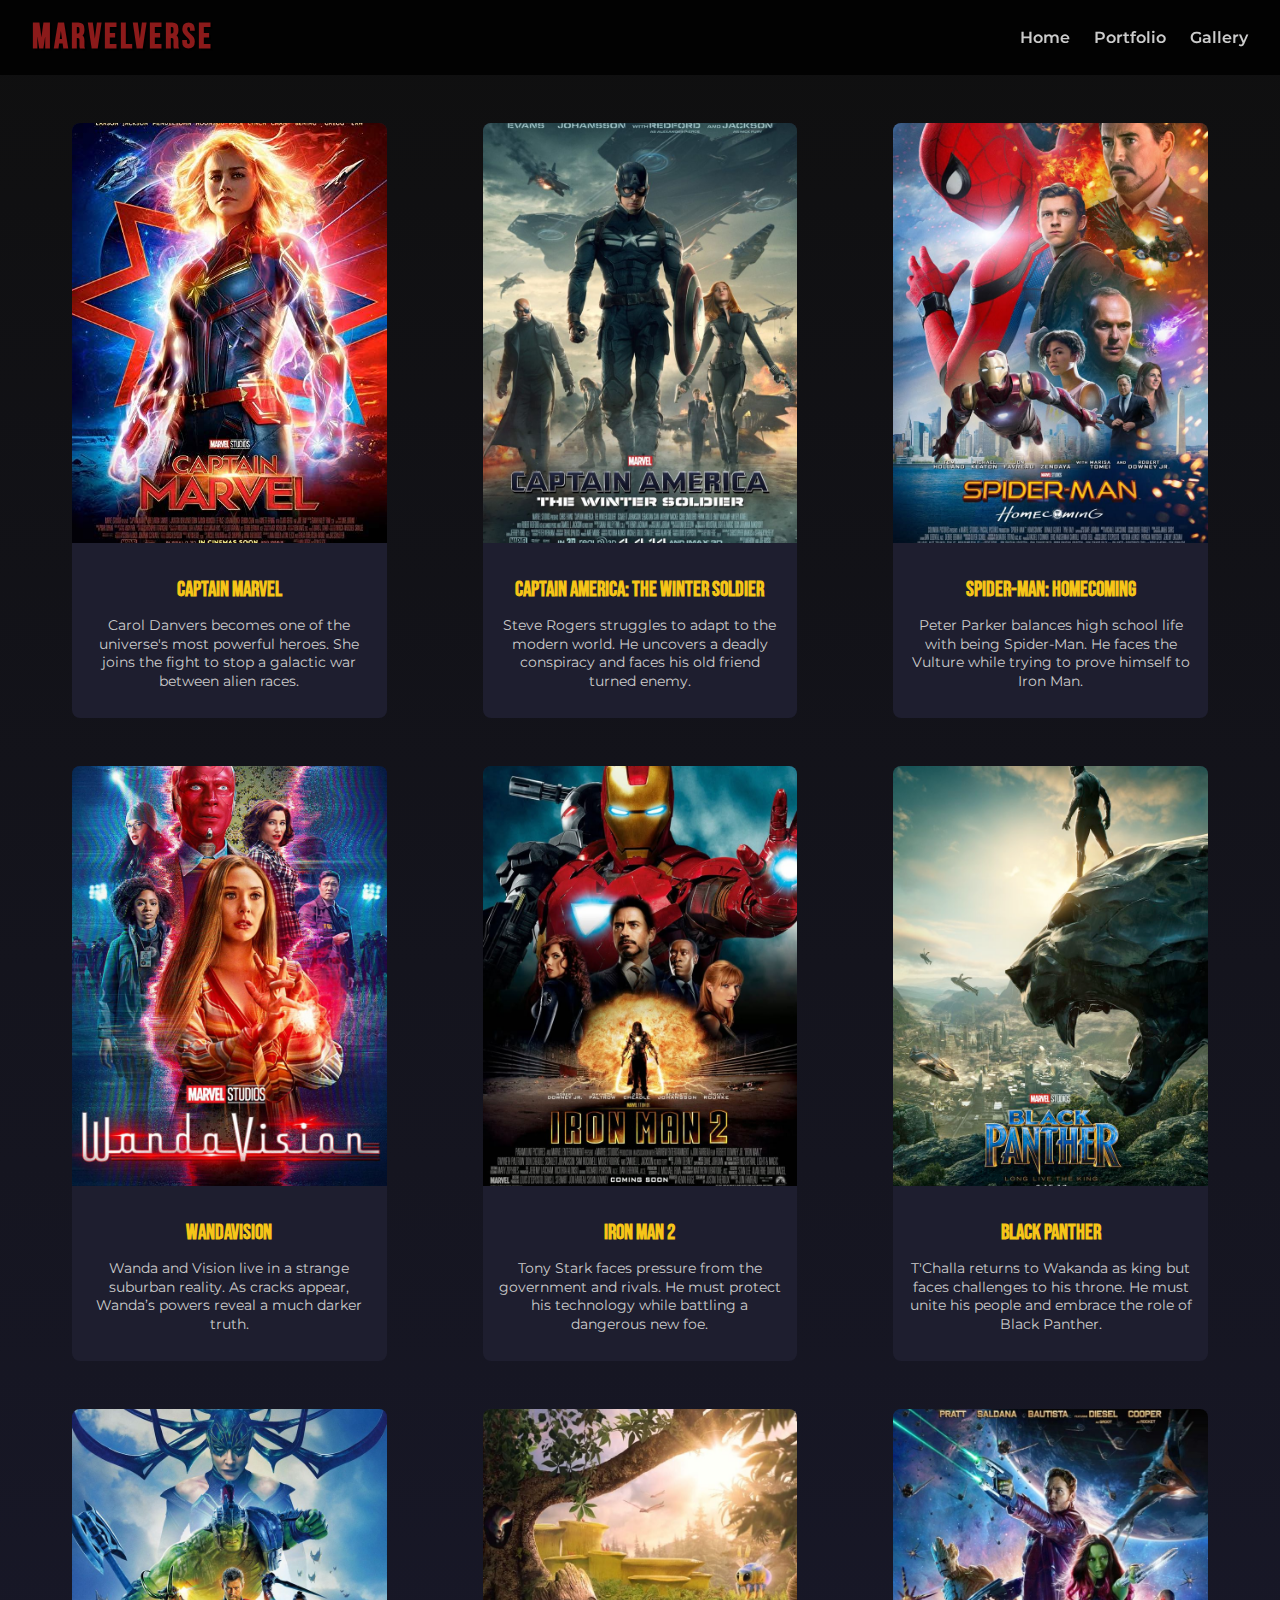
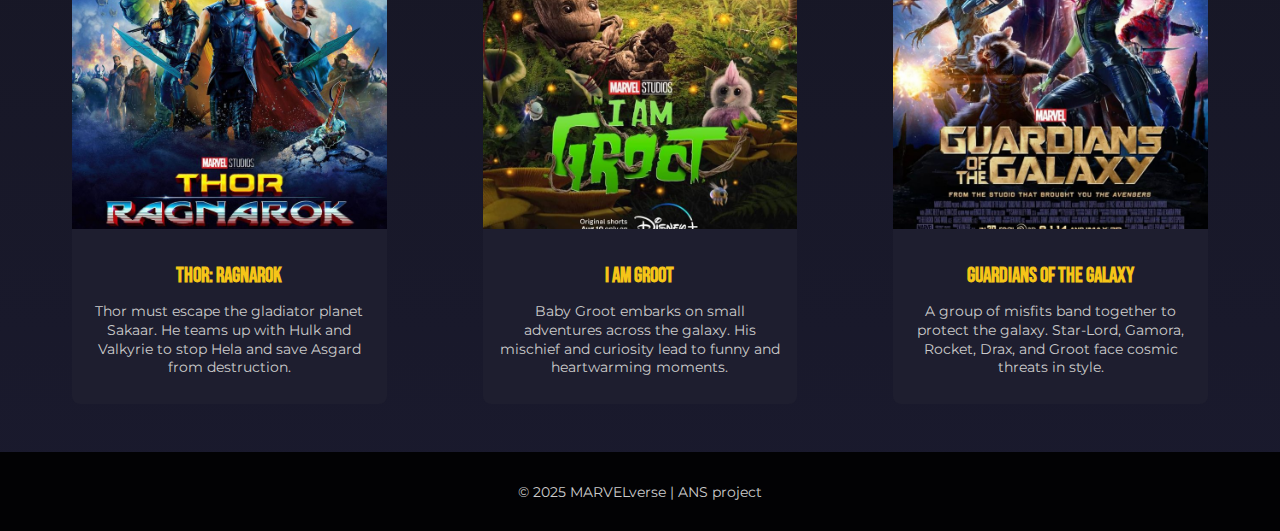
<file: gallery.html>
<!DOCTYPE html>
<html lang="en">
<head>
  <meta charset="utf-8" />
  <meta name="viewport" content="width=device-width,initial-scale=1" />
  <title>MARVELverse - Gallery</title>
  <link rel="stylesheet" href="css/styles.css">
  <link href="https://fonts.googleapis.com/css2?family=Bebas+Neue&family=Montserrat:wght@400;600&display=swap" rel="stylesheet">
</head>
<body>
  <!-- Header -->
  <header class="site-header">
    <div class="logo">MARVELverse</div>
    <nav class="main-nav">
      <a href="index.html">Home</a>
      <a href="portfolio.html">Portfolio</a>
      <a href="gallery.html">Gallery</a>
    </nav>
  </header>

  <main>
    <section class="gallery">
      <!-- 1 -->
      <figure>
        <img src="movie1.jpg" alt="Captain Marvel">
        <figcaption>
          <h3>Captain Marvel</h3>
          <p>Carol Danvers becomes one of the universe's most powerful heroes. She joins the fight to stop a galactic war between alien races.</p>
        </figcaption>
      </figure>

      <!-- 2 -->
      <figure>
        <img src="movie2.jpg" alt="Captain America: The Winter Soldier">
        <figcaption>
          <h3>Captain America: The Winter Soldier</h3>
          <p>Steve Rogers struggles to adapt to the modern world. He uncovers a deadly conspiracy and faces his old friend turned enemy.</p>
        </figcaption>
      </figure>

      <!-- 3 -->
      <figure>
        <img src="movie3.jpg" alt="Spider-Man: Homecoming">
        <figcaption>
          <h3>Spider-Man: Homecoming</h3>
          <p>Peter Parker balances high school life with being Spider-Man. He faces the Vulture while trying to prove himself to Iron Man.</p>
        </figcaption>
      </figure>

      <!-- 4 -->
      <figure>
        <img src="movie4.jpg" alt="WandaVision">
        <figcaption>
          <h3>WandaVision</h3>
          <p>Wanda and Vision live in a strange suburban reality. As cracks appear, Wanda’s powers reveal a much darker truth.</p>
        </figcaption>
      </figure>

      <!-- 5 -->
      <figure>
        <img src="movie5.jpg" alt="Iron Man 2">
        <figcaption>
          <h3>Iron Man 2</h3>
          <p>Tony Stark faces pressure from the government and rivals. He must protect his technology while battling a dangerous new foe.</p>
        </figcaption>
      </figure>

      <!-- 6 -->
      <figure>
        <img src="movie6.jpg" alt="Black Panther">
        <figcaption>
          <h3>Black Panther</h3>
          <p>T'Challa returns to Wakanda as king but faces challenges to his throne. He must unite his people and embrace the role of Black Panther.</p>
        </figcaption>
      </figure>

      <!-- 7 -->
      <figure>
        <img src="movie7.jpg" alt="Thor: Ragnarok">
        <figcaption>
          <h3>Thor: Ragnarok</h3>
          <p>Thor must escape the gladiator planet Sakaar. He teams up with Hulk and Valkyrie to stop Hela and save Asgard from destruction.</p>
        </figcaption>
      </figure>

      <!-- 8 -->
      <figure>
        <img src="movie8.jpg" alt="I Am Groot">
        <figcaption>
          <h3>I Am Groot</h3>
          <p>Baby Groot embarks on small adventures across the galaxy. His mischief and curiosity lead to funny and heartwarming moments.</p>
        </figcaption>
      </figure>

      <!-- 9 -->
      <figure>
        <img src="movie9.jpg" alt="Guardians of the Galaxy">
        <figcaption>
          <h3>Guardians of the Galaxy</h3>
          <p>A group of misfits band together to protect the galaxy. Star-Lord, Gamora, Rocket, Drax, and Groot face cosmic threats in style.</p>
        </figcaption>
      </figure>
    </section>
  </main>

  <footer class="site-footer">
    <p>© 2025 MARVELverse | ANS project</p>
  </footer>
</body>
</html>
</file>
<file: css/styles.css>
:root {
  --bg1: #0f0f0f;
  --bg2: #1a1a2e;
  --red: #e50914;
  --yellow: #f5c518;
  --white: #ffffff;
  --gray: #cccccc;
  --font-main: 'Montserrat', sans-serif;
  --font-title: 'Bebas Neue', sans-serif;
}

body {
  margin: 0;
  font-family: var(--font-main);
  background: linear-gradient(to bottom, var(--bg1), var(--bg2));
  color: var(--white);
}

/* ===== HEADER ===== */
.site-header {
  display: flex;
  justify-content: space-between;
  align-items: center;
  padding: 1rem 2rem;
  background: rgba(0,0,0,0.85);
  position: sticky;
  top: 0;
  z-index: 10;
}
.logo {
  color: #8b1a1a;
  font-family: var(--font-title);
  font-size: 2.2rem;
  font-weight: 700;
  letter-spacing: 3px;
  text-shadow: 2px 2px 0 #000; /* обводка */
}
.main-nav {
  display: flex;
  gap: 1.5rem;
}
.main-nav a {
  color: var(--gray);
  text-decoration: none;
  font-weight: 600;
  transition: color 0.3s;
}
.main-nav a:hover {
  color: var(--yellow);
}

/* ===== HERO ===== */
.hero {
  position: relative;
  height: 100vh; /* больше экран */
  display: flex;
  align-items: center;
  justify-content: center;
  overflow: hidden;
}
.hero img {
  width: 100%;
  height: 100%;
  object-fit: cover; /* лучше вписывает */
  filter: brightness(50%);
}
.hero-text {
  position: absolute;
  max-width: 800px;
  text-align: center;
}
.hero-text h1 {
  font-family: var(--font-title);
  font-size: 5rem;
  margin-bottom: 1rem;
  color: var(--yellow);
  text-shadow: 0 0 15px var(--red);
}
.hero-text p {
  font-size: 1.2rem;
  line-height: 1.6;
  color: var(--gray);
  margin-bottom: 1.5rem;
}
.btn {
  display: inline-block;
  padding: 0.8rem 1.5rem;
  background: linear-gradient(45deg, var(--red), var(--yellow));
  color: var(--white);
  text-decoration: none;
  border-radius: 8px;
  font-weight: 700;
  transition: transform 0.2s, box-shadow 0.2s;
}
.btn:hover {
  transform: translateY(-4px);
  box-shadow: 0 8px 20px rgba(229,9,20,0.5);
}

/* ===== MOVIE SLIDER ===== */
.movie-slider {
  padding: 2rem;
}
.movie-slider h2 {
  text-align: center;
  font-family: var(--font-title);
  font-size: 2rem;
  color: var(--yellow);
  margin-bottom: 1rem;
}
.slider-container {
  overflow-x: auto;
  scrollbar-width: thin;
}
.slider {
  display: flex;
  gap: 1rem;
}
.slide {
  flex: 0 0 200px;
  position: relative;
  border-radius: 10px;
  overflow: hidden;
  cursor: pointer;
}
.slide img {
  width: 100%;
  height: 450px;
  object-fit: cover;
  transition: transform 0.3s;
}
.slide span {
  position: absolute;
  bottom: 0;
  width: 100%;
  background: rgba(229,9,20,0.85);
  color: var(--white);
  padding: 0.5rem;
  text-align: center;
  font-weight: 600;
  transform: translateY(100%);
  transition: transform 0.3s;
}
.slide:hover img {
  transform: scale(1.1);
}
.slide:hover span {
  transform: translateY(0);
}

/* ===== PORTFOLIO ===== */
.portfolio {
  padding: 3rem 2rem;
}
.portfolio h2 {
  text-align: center;
  font-family: var(--font-title);
  font-size: 2.2rem;
  margin-bottom: 2rem;
  color: var(--yellow);
}
.portfolio-grid {
  display: flex;
  justify-content: center;
  gap: 2rem;
  flex-wrap: wrap;
}
.hero-card {
  background: #1e1e2f;
  border-radius: 12px;
  overflow: hidden;
  max-width: 300px;
  flex: 1;
  display: flex;
  flex-direction: column;
  box-shadow: 0 6px 16px rgba(0,0,0,0.6);
  transition: transform 0.3s, box-shadow 0.3s;
}
.hero-card:hover {
  transform: translateY(-6px);
  box-shadow: 0 12px 30px rgba(229,9,20,0.5);
}
.hero-card img {
  width: 100%;
  height: 420px;
  object-fit: cover;
}
.hero-info {
  padding: 1rem;
  text-align: center;
}
.hero-info h3 {
  font-family: var(--font-title);
  font-size: 1.6rem;
  color: var(--yellow);
  margin-bottom: 0.5rem;
}
.hero-info p {
  font-size: 0.95rem;
  line-height: 1.4;
  color: var(--gray);
}

/* ===== GALLERY ===== */
.gallery {
  display: grid;
  grid-template-columns: repeat(3, 1fr);
  gap: 1rem;
  padding: 2rem;
}
.gallery figure {
  position: relative;
  overflow: hidden;
  border-radius: 8px;
  background: #1e1e2f;
  display: flex;
  flex-direction: column;
}
.gallery img {
  width: 100%;
  height: 420px;
  object-fit: cover;
  transition: transform 0.3s;
}
.gallery figcaption {
  padding: 0.8rem;
  text-align: center;
}
.gallery h3 {
  font-family: var(--font-title);
  font-size: 1.3rem;
  color: var(--yellow);
  margin-bottom: 0.5rem;
}
.gallery p {
  font-size: 0.9rem;
  color: var(--gray);
  line-height: 1.3;
}
.gallery figure:hover img {
  transform: scale(1.05);
}

/* ===== FOOTER ===== */
.site-footer {
  background: rgba(0,0,0,0.9);
  text-align: center;
  padding: 1rem;
  color: var(--gray);
  font-size: 0.9rem;
}
</file>
